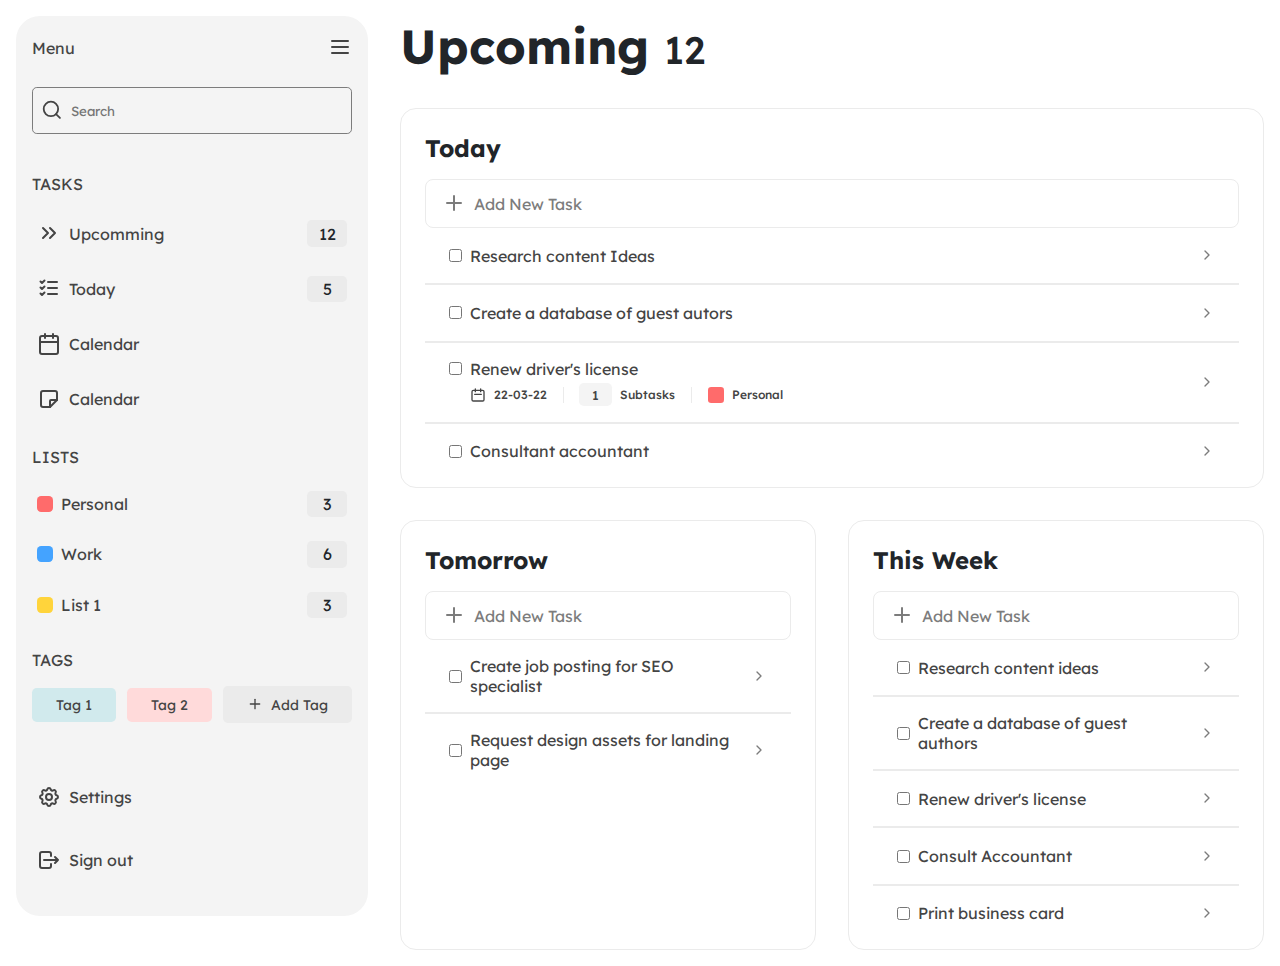
<file: TO-DO-LIST/index.html>
<!DOCTYPE html>
<html lang="en">
<head>
  <meta charset="UTF-8">
  <meta name="viewport" content="width=device-width, initial-scale=1.0">
  <title>To do list</title>
  <link rel="stylesheet" href="./to-do-list.css">
  
</head>

<body>
  <section>
    <div class="top-navigation-container">
      <div class="nav-header-menu">
        <p>Menu</p>

        <div class="menu-icon">
          <svg class="h-8 w-8 text-red-50"  fill="none" viewBox="0 0 24 24" stroke="currentColor">
            <path stroke-linecap="round" stroke-linejoin="round" stroke-width="2" d="M4 6h16M4 12h16M4 18h16"/>
          </svg>
        </div>
      </div>
    </div>

    <div class="to-do-list-container-main">
      <div class="side-navigation-bar">
        <div class="side-navigation-wrap">
          <div class="side-navigation">
            <div class="nav-header-menu">
              <p>Menu</p>

              <div class="menu-icon">
                <svg class="h-8 w-8 text-red-50"  fill="none" viewBox="0 0 24 24" stroke="currentColor">
                  <path stroke-linecap="round" stroke-linejoin="round" stroke-width="2" d="M4 6h16M4 12h16M4 18h16"/>
                </svg>
              </div>
            </div>

            <form>
              <div class="search-input">
                <div class="search-icon">
                  <svg class="h-8 w-8 text-red-50"  viewBox="0 0 24 24"  fill="none"  stroke="currentColor"  stroke-width="2"  stroke-linecap="round"  stroke-linejoin="round">  <circle cx="11" cy="11" r="8" />  <line x1="21" y1="21" x2="16.65" y2="16.65" /></svg>
                </div>

                <input type="text" name="search input for items" id="search-input" placeholder="Search">
              </div>
            </form>

            <div class="navigation-selection">
              <p class="navigation-selection-header">TASKS</p>

              <div class="navigation-first">
                <div class="navigation-first-main">
                  <div class="navigation-one-main">
                    <div class="icon-text-container">
                      <div class="navigation-icon">
                        <svg class="h-8 w-8 text-red-50"  viewBox="0 0 24 24"  fill="none"  stroke="currentColor"  stroke-width="2"  stroke-linecap="round"  stroke-linejoin="round">  <polyline points="13 17 18 12 13 7" />  <polyline points="6 17 11 12 6 7" /></svg>
                      </div>
                    </div>

                    <div class="navigation-text">
                      <p>Upcomming</p>
                    </div>
                  </div>

                  <div class="number-indication">
                    <p>12</p>
                  </div>
                </div>

                <div class="navigation-first-main">
                  <div class="navigation-one-main">
                    <div class="icon-text-container">
                      <div class="navigation-icon">
                        <svg class="h-8 w-8 text-red-50"  width="24" height="24" viewBox="0 0 24 24" stroke-width="2" stroke="currentColor" fill="none" stroke-linecap="round" stroke-linejoin="round">  <path stroke="none" d="M0 0h24v24H0z"/>  <path d="M3.5 5.5l1.5 1.5l2.5 -2.5" />  <path d="M3.5 11.5l1.5 1.5l2.5 -2.5" />  <path d="M3.5 17.5l1.5 1.5l2.5 -2.5" />  <line x1="11" y1="6" x2="20" y2="6" />  <line x1="11" y1="12" x2="20" y2="12" />  <line x1="11" y1="18" x2="20" y2="18" /></svg>
                      </div>
                    </div>

                    <div class="navigation-text">
                      <p>Today</p>
                    </div>
                  </div>

                  <div class="number-indication">
                    <p>5</p>
                  </div>
                </div>

                <div class="navigation-first-main">
                  <div class="navigation-one-main">
                    <div class="icon-text-container">
                      <div class="navigation-icon">
                        <svg class="h-8 w-8 text-red-50"  viewBox="0 0 24 24"  fill="none"  stroke="currentColor"  stroke-width="2"  stroke-linecap="round"  stroke-linejoin="round">  <rect x="3" y="4" width="18" height="18" rx="2" ry="2" />  <line x1="16" y1="2" x2="16" y2="6" />  <line x1="8" y1="2" x2="8" y2="6" />  <line x1="3" y1="10" x2="21" y2="10" /></svg>
                      </div>
                    </div>

                    <div class="navigation-text">
                      <p>Calendar</p>
                    </div>
                  </div>
                </div>

                <div class="navigation-first-main">
                  <div class="navigation-one-main">
                    <div class="icon-text-container">
                      <div class="navigation-icon">
                        <svg class="h-8 w-8 text-red-50"  width="24" height="24" viewBox="0 0 24 24" stroke-width="2" stroke="currentColor" fill="none" stroke-linecap="round" stroke-linejoin="round">  <path stroke="none" d="M0 0h24v24H0z"/>  <line x1="13" y1="20" x2="20" y2="13" />  <path d="M13 20v-6a1 1 0 0 1 1 -1h6v-7a2 2 0 0 0 -2 -2h-12a2 2 0 0 0 -2 2v12a2 2 0 0 0 2 2h7" /></svg>
                      </div>
                    </div>

                    <div class="navigation-text">
                      <p>Calendar</p>
                    </div>
                  </div>
                </div>
              </div>

            </div>

            <div class="navigation-selection">
              <p class="navigation-selection-header">LISTS</p>

              <div class="navigation-first">
                <div class="navigation-first-main">
                  <div class="navigation-one-main">
                    <div class="icon-text-container">
                      <div class="list-indicator-pink"></div>
                    </div>

                    <div class="navigation-text">
                      <p>Personal</p>
                    </div>
                  </div>

                  <div class="number-indication">
                    <p>3</p>
                  </div>
                </div>

                <div class="navigation-first-main">
                  <div class="navigation-one-main">
                    <div class="icon-text-container">
                      <div class="list-indicator-blue"></div>
                    </div>

                    <div class="navigation-text">
                      <p>Work</p>
                    </div>
                  </div>

                  <div class="number-indication">
                    <p>6</p>
                  </div>
                </div>

                <div class="navigation-first-main">
                  <div class="navigation-one-main">
                    <div class="icon-text-container">
                      <div class="list-indicator-yellow"></div>
                    </div>

                    <div class="navigation-text">
                      <p>List 1</p>
                    </div>
                  </div>

                  <div class="number-indication">
                    <p>3</p>
                  </div>
                </div>
              </div>

            </div>

            <div class="tag-selection">
              <p class="navigation-selection-header">TAGS</p>

              <div class="tags-first">
                <div class="tags-first-main">
                  <p class="tags-text">Tag 1</p>
                </div>

                <div class="tags-second-main">
                  <p class="tags-text">Tag 2</p>
                </div>

                <div class="tags-add-main">
                  <div class="tag-add-icon">
                    <svg class="h-8 w-8 text-red-50"  width="24" height="24" viewBox="0 0 24 24" stroke-width="2" stroke="currentColor" fill="none" stroke-linecap="round" stroke-linejoin="round">  <path stroke="none" d="M0 0h24v24H0z"/>  <line x1="12" y1="5" x2="12" y2="19" />  <line x1="5" y1="12" x2="19" y2="12" /></svg>
                  </div>
                  <p class="tags-text">Add Tag</p>
                </div>
              </div>

            </div>
          </div>

          <div class="bottom-trigger-actions">
            <div class="bottom-trigger-main">
              <div class="bottom-trigger-icon-container">
                <svg class="h-8 w-8 text-red-50"  width="24" height="24" viewBox="0 0 24 24" stroke-width="2" stroke="currentColor" fill="none" stroke-linecap="round" stroke-linejoin="round">  <path stroke="none" d="M0 0h24v24H0z"/>  <path d="M10.325 4.317c.426-1.756 2.924-1.756 3.35 0a1.724 1.724 0 0 0 2.573 1.066c1.543-.94 3.31.826 2.37 2.37a1.724 1.724 0 0 0 1.065 2.572c1.756.426 1.756 2.924 0 3.35a1.724 1.724 0 0 0 -1.066 2.573c.94 1.543-.826 3.31-2.37 2.37a1.724 1.724 0 0 0 -2.572 1.065c-.426 1.756-2.924 1.756-3.35 0a1.724 1.724 0 0 0 -2.573 -1.066c-1.543.94-3.31-.826-2.37-2.37a1.724 1.724 0 0 0 -1.065 -2.572c-1.756-.426-1.756-2.924 0-3.35a1.724 1.724 0 0 0 1.066 -2.573c-.94-1.543.826-3.31 2.37-2.37.996.608 2.296.07 2.572-1.065z" />  <circle cx="12" cy="12" r="3" /></svg>
              </div>

              <p>Settings</p>
            </div>

            <div class="bottom-trigger-main">
              <div class="bottom-trigger-icon-container">
                <svg class="h-8 w-8 text-red-50"  width="24" height="24" viewBox="0 0 24 24" stroke-width="2" stroke="currentColor" fill="none" stroke-linecap="round" stroke-linejoin="round">  <path stroke="none" d="M0 0h24v24H0z"/>  <path d="M14 8v-2a2 2 0 0 0 -2 -2h-7a2 2 0 0 0 -2 2v12a2 2 0 0 0 2 2h7a2 2 0 0 0 2 -2v-2" />  <path d="M7 12h14l-3 -3m0 6l3 -3" /></svg>
              </div>

              <p>Sign out</p>
            </div>
          </div>
        </div>
      </div>

      <div class="right-side-container">
        <div class="right-side-main">
          <div class="upcoming-text">
            <p>Upcoming <span class="upcoming-date">12</span></p>
          </div>

          <div class="upcoming-to-do-list">
            <div class="upcoming-to-do">
              <p class="today-container">Today</p>

              <div class="today-upcoming-container">
                <div class="add-new-task">
                  <div class="add-icon-container">
                    <svg class="h-8 w-8 text-red-50"  width="24" height="24" viewBox="0 0 24 24" stroke-width="2" stroke="currentColor" fill="none" stroke-linecap="round" stroke-linejoin="round">  <path stroke="none" d="M0 0h24v24H0z"/>  <line x1="12" y1="5" x2="12" y2="19" />  <line x1="5" y1="12" x2="19" y2="12" /></svg>
                  </div>

                  <p>Add New Task</p>
                </div>

                <form>
                  <div class="form-selection-field">
                    <div class="task-check-container">
                      <div class="check-box-container">
                        <input type="checkbox" id="task-details">
                        <p id="task-details">Research content Ideas</p>
                      </div>

                      <div class="arrow-right-icon-container">
                        <svg class="h-8 w-8 text-red-50"  viewBox="0 0 24 24"  fill="none"  stroke="currentColor"  stroke-width="2"  stroke-linecap="round"  stroke-linejoin="round">  <polyline points="9 18 15 12 9 6" /></svg>
                      </div>
                    </div>

                    <hr>

                    <div class="task-check-container">
                      <div class="check-box-container">
                        <input type="checkbox" id="task-details">
                        <p id="task-details">Create a database of guest autors</p>
                      </div>

                      <div class="arrow-right-icon-container">
                        <svg class="h-8 w-8 text-red-50"  viewBox="0 0 24 24"  fill="none"  stroke="currentColor"  stroke-width="2"  stroke-linecap="round"  stroke-linejoin="round">  <polyline points="9 18 15 12 9 6" /></svg>
                      </div>
                    </div>

                    <hr>

                    <div class="task-check-container">
                      <div class="check-mark-main-task">
                        <div class="checkbox-main">
                          <input type="checkbox" id="task-details">
                        </div>

                        <div class="task-check-main-text-container">
                          <p id="task-details">Renew driver's license</p>

                          <div class="information-container">
                            <div class="calendar-icons-container">
                              <div class="calendar-icon">
                                <svg class="h-8 w-8 text-red-50"  fill="none" viewBox="0 0 24 24" stroke="currentColor">
                                  <path stroke-linecap="round" stroke-linejoin="round" stroke-width="2" d="M8 7V3m8 4V3m-9 8h10M5 21h14a2 2 0 002-2V7a2 2 0 00-2-2H5a2 2 0 00-2 2v12a2 2 0 002 2z"/>
                                </svg>
                              </div>

                              <p>22-03-22</p>
                            </div>

                            <div class="horizontal-divider"></div>

                            <div class="calendar-icons-container">
                              <div class="subtasks-container">
                                <p>1</p>
                              </div>
                              
                              <p> Subtasks</p>
                            </div>

                            <div class="horizontal-divider"></div>

                            <div class="calendar-icons-container">
                              <div class="lists-container"></div>
                              
                              <p>Personal</p>
                            </div>

                          </div>
                        </div>
                      </div>

                      <div class="arrow-right-icon-container">
                        <svg class="h-8 w-8 text-red-50"  viewBox="0 0 24 24"  fill="none"  stroke="currentColor"  stroke-width="2"  stroke-linecap="round"  stroke-linejoin="round">  <polyline points="9 18 15 12 9 6" /></svg>
                      </div>
                    </div>

                    <hr>

                    <div class="task-check-container">
                      <div class="check-box-container">
                        <input type="checkbox" id="task-details">
                        <p id="task-details">Consultant accountant</p>
                      </div>

                      <div class="arrow-right-icon-container">
                        <svg class="h-8 w-8 text-red-50"  viewBox="0 0 24 24"  fill="none"  stroke="currentColor"  stroke-width="2"  stroke-linecap="round"  stroke-linejoin="round">  <polyline points="9 18 15 12 9 6" /></svg>
                      </div>
                    </div>
                  </div>
                </form>
              </div>
            </div>
          </div>

          <div class="tomorrow-this-week-container">
            <div class="upcoming-to-do-list">
              <div class="upcoming-to-do">
                <p class="today-container">Tomorrow</p>

                <div class="today-upcoming-container">
                  <div class="add-new-task">
                    <div class="add-icon-container">
                      <svg class="h-8 w-8 text-red-50"  width="24" height="24" viewBox="0 0 24 24" stroke-width="2" stroke="currentColor" fill="none" stroke-linecap="round" stroke-linejoin="round">  <path stroke="none" d="M0 0h24v24H0z"/>  <line x1="12" y1="5" x2="12" y2="19" />  <line x1="5" y1="12" x2="19" y2="12" /></svg>
                    </div>

                    <p>Add New Task</p>
                  </div>

                  <form>
                    <div class="form-selection-field">
                      <div class="task-check-container">
                        <div class="check-box-container">
                          <input type="checkbox" id="task-details">
                          <p id="task-details">Create job posting for SEO specialist</p>
                        </div>

                        <div class="arrow-right-icon-container">
                          <svg class="h-8 w-8 text-red-50"  viewBox="0 0 24 24"  fill="none"  stroke="currentColor"  stroke-width="2"  stroke-linecap="round"  stroke-linejoin="round">  <polyline points="9 18 15 12 9 6" /></svg>
                        </div>
                      </div>

                      <hr>

                      <div class="task-check-container">
                        <div class="check-box-container">
                          <input type="checkbox" id="task-details">
                          <p id="task-details">Request design assets for landing page</p>
                        </div>

                        <div class="arrow-right-icon-container">
                          <svg class="h-8 w-8 text-red-50"  viewBox="0 0 24 24"  fill="none"  stroke="currentColor"  stroke-width="2"  stroke-linecap="round"  stroke-linejoin="round">  <polyline points="9 18 15 12 9 6" /></svg>
                        </div>
                      </div>
                    </div>
                  </form>
                </div>
              </div>
            </div>

            <div class="upcoming-to-do-list">
              <div class="upcoming-to-do">
                <p class="today-container">This Week</p>

                <div class="today-upcoming-container">
                  <div class="add-new-task">
                    <div class="add-icon-container">
                      <svg class="h-8 w-8 text-red-50"  width="24" height="24" viewBox="0 0 24 24" stroke-width="2" stroke="currentColor" fill="none" stroke-linecap="round" stroke-linejoin="round">  <path stroke="none" d="M0 0h24v24H0z"/>  <line x1="12" y1="5" x2="12" y2="19" />  <line x1="5" y1="12" x2="19" y2="12" /></svg>
                    </div>

                    <p>Add New Task</p>
                  </div>

                  <form>
                    <div class="form-selection-field">
                      <div class="task-check-container">
                        <div class="check-box-container">
                          <input type="checkbox" id="task-details">
                          <p id="task-details">Research content ideas</p>
                        </div>

                        <div class="arrow-right-icon-container">
                          <svg class="h-8 w-8 text-red-50"  viewBox="0 0 24 24"  fill="none"  stroke="currentColor"  stroke-width="2"  stroke-linecap="round"  stroke-linejoin="round">  <polyline points="9 18 15 12 9 6" /></svg>
                        </div>
                      </div>

                      <hr>

                      <div class="task-check-container">
                        <div class="check-box-container">
                          <input type="checkbox" id="task-details">
                          <p id="task-details">Create a database of guest authors</p>
                        </div>

                        <div class="arrow-right-icon-container">
                          <svg class="h-8 w-8 text-red-50"  viewBox="0 0 24 24"  fill="none"  stroke="currentColor"  stroke-width="2"  stroke-linecap="round"  stroke-linejoin="round">  <polyline points="9 18 15 12 9 6" /></svg>
                        </div>
                      </div>

                      <hr>

                      <div class="task-check-container">
                        <div class="check-box-container">
                          <input type="checkbox" id="task-details">
                          <p id="task-details">Renew driver's license</p>
                        </div>

                        <div class="arrow-right-icon-container">
                          <svg class="h-8 w-8 text-red-50"  viewBox="0 0 24 24"  fill="none"  stroke="currentColor"  stroke-width="2"  stroke-linecap="round"  stroke-linejoin="round">  <polyline points="9 18 15 12 9 6" /></svg>
                        </div>
                      </div>

                      <hr>

                      <div class="task-check-container">
                        <div class="check-box-container">
                          <input type="checkbox" id="task-details">
                          <p id="task-details">Consult Accountant</p>
                        </div>

                        <div class="arrow-right-icon-container">
                          <svg class="h-8 w-8 text-red-50"  viewBox="0 0 24 24"  fill="none"  stroke="currentColor"  stroke-width="2"  stroke-linecap="round"  stroke-linejoin="round">  <polyline points="9 18 15 12 9 6" /></svg>
                        </div>
                      </div>

                      <hr>

                      <div class="task-check-container">
                        <div class="check-box-container">
                          <input type="checkbox" id="task-details">
                          <p id="task-details">Print business card</p>
                        </div>

                        <div class="arrow-right-icon-container">
                          <svg class="h-8 w-8 text-red-50"  viewBox="0 0 24 24"  fill="none"  stroke="currentColor"  stroke-width="2"  stroke-linecap="round"  stroke-linejoin="round">  <polyline points="9 18 15 12 9 6" /></svg>
                        </div>
                      </div>
                    </div>
                  </form>
                </div>
              </div>
            </div>
          </div>
        </div>
      </div>
    </div>
  </section>
</body>
</html>
</file>
<file: TO-DO-LIST/to-do-list.css>
@import url('https://fonts.googleapis.com/css2?family=Lexend+Deca:wght@100..900&display=swap');

* {
  padding: 0;
  margin: 0;
  box-sizing: border-box;
  font-family: Lexend Deca;
}

:root {
  --background-colour-white: white;
  --text-black: rgb(33 37 41);
  --text-shade-one: rgb(68 68 68);
  --text-shade-two: rgb(124 124 124);
  --border-colour: rgb(235, 235, 235);
  --nav-background-colour: rgb(244, 244, 244);
  --pink-colour: rgb(255, 107, 107);
  --blue-colour: rgb(68, 163, 255);
  --yellow-colour: rgb(255, 212, 59);
  --blue-shade: rgb(209, 234, 237);
  --pink-shade: rgb(255, 218, 218);
}

.body {
  background-color: var(--background-colour-white);
}

.to-do-list-container-main {
  display: flex;
  gap: 2rem;
  margin: 1rem;
}

/* NAV HEADER MENU */
.top-navigation-container {
  display: none;
  padding: 1rem 1rem;
}

.side-navigation-bar {
  background-color: var(--nav-background-colour);
  width: fit-content;
  height: 100vh;
  padding: 1rem;
  border-radius: 1.5rem;
  position: absolute;
  /* left: 1; */
}

.side-navigation-wrap {
  display: flex;
  flex-direction: column;
  gap: 1rem;
  width: 20rem;
  height: 100%;
  justify-content: space-between;
}

.side-navigation {
  display: grid;
  gap: 1.5rem;
}

.nav-header-menu {
  display: flex;
  align-items: center;
  justify-content: space-between;
  color: var(--text-shade-one);
  /* margin-block-end: 0.5rem; */
}

.menu-icon svg {
  width: 1.5rem;
  margin-block-start: 0.2rem;
}

.search-input {
  display: flex;
  align-items: center;
  gap: 0.5rem;
  padding: 0.5rem;
  width: 100%;
  border: solid 0.031rem var(--text-shade-two);
  border-radius: 0.3rem;
  margin-block-end: 1rem;
}

input {
  width: 100%;
  border: none;
  background-color: transparent;
  outline: none;
  color: var(--text-shade-one);
}

.input::placeholder {
  color: var(--text-shade-two);
}

.search-icon {
  width: 1.5rem;
  margin-block-start: 0.2rem;
  color: var(--text-shade-one);
}

.navigation-selection,
.tag-selection {
  display: grid;
  gap: 1rem;
}

.navigation-selection-header {
  color: var(--text-shade-one);
}

.navigation-first {
  display: grid;
  gap: 0.5rem;
}

.navigation-first-main {
  display: flex;
  align-items: center;
  justify-content: space-between;
  padding: 0.5rem 0.3rem;
  border-radius: 0.4rem;
}

.navigation-first-main:hover {
  cursor: pointer;
  background-color: var(--border-colour);
  transition: 0.5s;
}

.navigation-first-main:hover .navigation-text {
  font-weight: 600;
  transition: 0.5s;
}

.navigation-first-main:hover .number-indication {
  background-color: var(--background-colour-white);
  transition: 0.5s;
}

.navigation-text {
  color: var(--text-shade-one);
}

.navigation-one-main {
  display: flex;
  align-items: center;
  gap: 0.5rem;
}

.navigation-icon svg {
  width: 1.5rem;
  margin-block-start: 0.2rem;
  color: var(--text-shade-one);
}

.number-indication {
  padding: 0.2rem 0.5rem;
  background-color: var(--border-colour);
  border-radius: 0.3rem;
  max-width: 2.5rem;
  width: 100%;
}

.number-indication p {
  font-size: 1rem;
  width: 100%;
  color: var(--text-black);
  text-align: center;
}

.list-indicator-pink {
  width: 1rem;
  height: 1rem;
  background-color: var(--pink-colour);
  border-radius: 0.258rem;
}

.list-indicator-blue {
  width: 1rem;
  height: 1rem;
  background-color: var(--blue-colour);
  border-radius: 0.258rem;
}

.list-indicator-yellow {
  width: 1rem;
  height: 1rem;
  background-color: var(--yellow-colour);
  border-radius: 0.258rem;
}

.tags-first {
  display: flex;
  align-items: center;
  justify-content: space-between;
  gap: 0.5rem;
}

.tags-first-main {
  padding: 0.5rem 1.5rem;
  background-color: var(--blue-shade);
  border-radius: 0.3rem;
  text-align: center;
}

.tags-second-main {
  padding: 0.5rem 1.5rem;
  background-color: var(--pink-shade);
  border-radius: 0.3rem;
  text-align: center;
}

.tags-add-main {
  padding: 0.2rem 1.5rem;
  background-color: var(--shad);
  border-radius: 0.3rem;
  text-align: center;
}

.tags-add-main {
  display: flex;
  align-items: center;
  gap: 0.5rem;
  background-color: var(--border-colour);
}

.tag-add-icon svg {
  margin-block-start: 0.2rem;
  width: 1rem;
  color: var(--text-shade-one);
}

.tags-text {
  font-size: 0.875rem;
  color: var(--text-shade-one);
}

.bottom-trigger-actions {
  display: grid;
  gap: 1rem;
  padding-block-end: 1rem;
  /* position: absolute;
  bottom: 0; */
}

.bottom-trigger-main {
  display: flex;
  align-items: center;
  gap: 0.5rem;
  padding: 0.5rem 0.3rem;
  border-radius: 0.4rem;
  color: var(--text-shade-one);
}

.bottom-trigger-main:hover {
  cursor: pointer;
  background-color: var(--border-colour);
  transition: 0.5s;
}

.bottom-trigger-icon-container svg {
  margin-block-start: 0.2rem;
}

/* RIGHT SIDE CONTAINER */
.right-side-container {
  margin-inline-start: 24rem;
  width: 100%;
}

.right-side-main {
  display: grid;
  gap: 2rem;
}

.upcoming-text p {
  font-weight: bold;
  font-size: clamp(1.5rem, 4vw, 3rem);
  color: var(--text-black);
}

.upcoming-date {
  font-weight: 500;
  font-size: clamp(1rem, 3vw, 2.5rem);
}

.today-container {
  font-size: 1.5rem;
  color: var(--text-black);
  font-weight: bold;
}

.add-new-task {
  display: flex;
  align-items: center;
  gap: 0.5rem;
  color: var(--text-shade-two);
  padding: 0.5rem 1rem;
  border: solid 0.031rem var(--border-colour);
  border-radius: 0.5rem;
}

.add-icon-container svg {
  margin-block-start: 0.2rem;
}

.upcoming-to-do-list {
  display: grid;
  gap: 1rem;
  padding: 1.5rem;
  border-radius: 1rem;
  border: solid 0.031rem var(--border-colour);
  /* height: fit-content; */
}

.upcoming-to-do {
  display: grid;
  gap: 1rem;
  height: fit-content;
}

.today-upcoming-container {
  display: grid;
  gap: 1rem;
}

.form-selection-field {
  display: grid;
  gap: 1rem;
}

.task-check-container {
  display: flex;
  align-items: center;
  justify-content: space-between;
  gap: 1rem;
  padding-inline: 1.5rem;
}

.check-box-container {
  display: grid;
  grid-template-columns: auto 1fr;
  align-items: center;
  gap: 0.5rem;
  color: var(--text-shade-one);
}

.arrow-right-icon-container svg {
  width: 1rem;
  margin-block-start: 0.2rem;
  color: var(--text-shade-two);
}

hr {
  border: solid 0.031rem var(--border-colour);
}

.check-mark-main-task {
  display: grid;
  grid-template-columns: auto 1fr;
  align-items: top;
  gap: 0.5rem;
  color: var(--text-shade-one);
}

.task-check-main-text-container {
  display: grid;
  gap: 0.3rem;
}

.information-container {
  display: flex;
  align-items: center;
  gap: 1rem;
}

.calendar-icons-container {
  display: flex;
  align-items: center;
  gap: 0.5rem;
  font-size: 0.75rem;
  font-weight: 500;
}

.calendar-icon svg {
  width: 1rem;
  margin-block-start: 0.2rem;
}

.horizontal-divider {
  width: 0.031rem;
  height: 1rem;
  background-color: var(--border-colour);
}

.subtasks-container {
  padding: 0.2rem 0.8rem;
  background-color: var(--nav-background-colour);
  border-radius: 0.3rem;
  font-size: 0.8rem;
}

.lists-container {
  width: 1rem;
  height: 1rem;
  background-color: var(--pink-colour);
  border-radius: 0.2rem;
}

.tomorrow-this-week-container {
  display: grid;
  grid-template-columns: 1fr 1fr;
  gap: 2rem;
}

@media (max-width:970px) {
  .tomorrow-this-week-container {
    grid-template-columns: none;
  }
}

@media (max-width:846px) {
  .top-navigation-container {
    display: block;
  }

  .side-navigation-bar {
    display: none;
  }

  .right-side-container {
    margin-inline-start: 0;
  }

  .task-check-container {
    padding-inline: 0;
  }

  .information-container {
    flex-wrap: wrap;
  }
}
</file>
